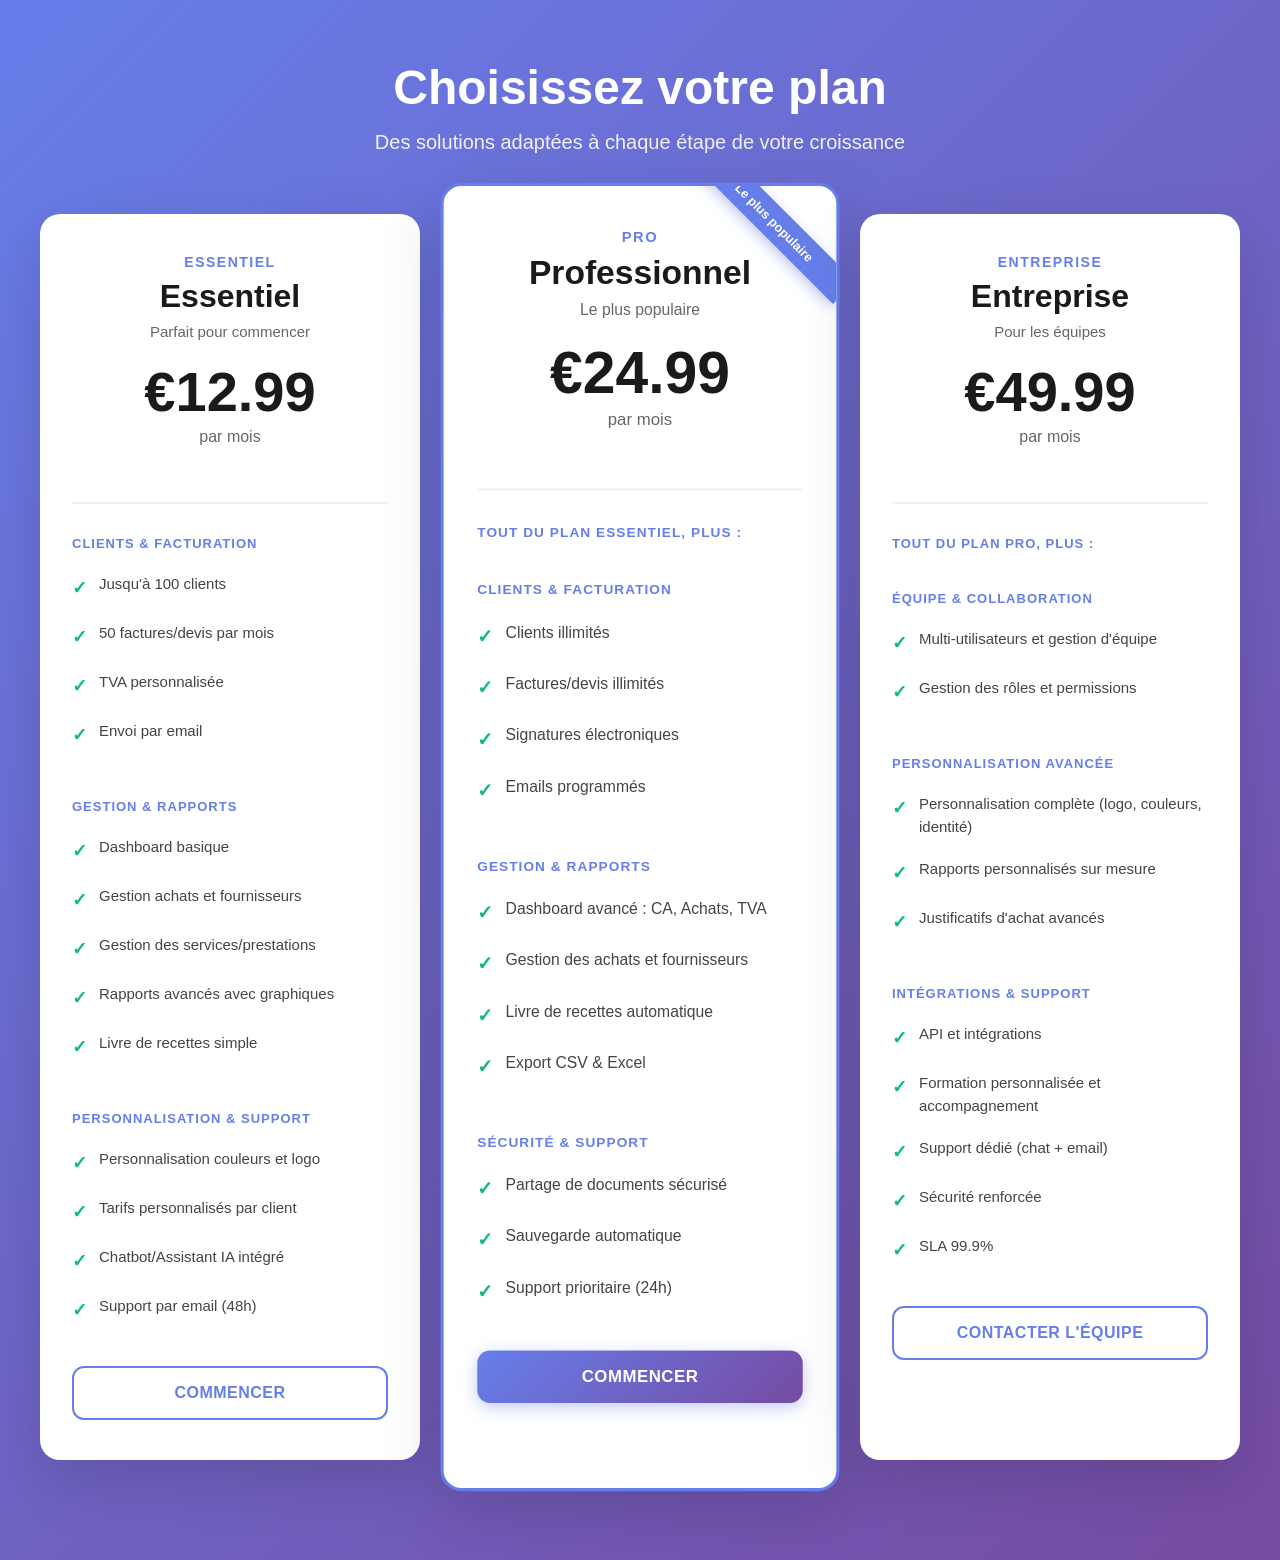
<file: tetss/index.html>
<!DOCTYPE html>
<html lang="fr">
  <head>
    <meta charset="UTF-8" />
    <meta name="viewport" content="width=device-width, initial-scale=1.0" />
    <title>Plans Tarifaires</title>
    <style>
      * {
        margin: 0;
        padding: 0;
        box-sizing: border-box;
      }

      body {
        font-family: -apple-system, BlinkMacSystemFont, "Segoe UI", Roboto,
          Oxygen, Ubuntu, Cantarell, sans-serif;
        background: linear-gradient(135deg, #667eea 0%, #764ba2 100%);
        padding: 60px 20px;
        min-height: 100vh;
      }

      .container {
        max-width: 1200px;
        margin: 0 auto;
      }

      .header {
        text-align: center;
        margin-bottom: 60px;
        color: white;
      }

      .header h1 {
        font-size: 48px;
        margin-bottom: 16px;
        font-weight: 700;
      }

      .header p {
        font-size: 20px;
        opacity: 0.9;
      }

      .pricing-grid {
        display: grid;
        grid-template-columns: repeat(auto-fit, minmax(320px, 1fr));
        gap: 30px;
        margin-bottom: 40px;
      }

      .plan-card {
        background: white;
        border-radius: 20px;
        padding: 40px 32px;
        box-shadow: 0 20px 60px rgba(0, 0, 0, 0.15);
        transition: transform 0.3s ease, box-shadow 0.3s ease;
        position: relative;
        overflow: hidden;
      }

      .plan-card:hover {
        transform: translateY(-8px);
        box-shadow: 0 30px 80px rgba(0, 0, 0, 0.2);
      }

      .plan-card.featured {
        border: 3px solid #667eea;
        transform: scale(1.05);
      }

      .plan-card.featured::before {
        content: "Le plus populaire";
        position: absolute;
        top: 20px;
        right: -35px;
        background: #667eea;
        color: white;
        padding: 8px 45px;
        font-size: 12px;
        font-weight: 600;
        transform: rotate(45deg);
        box-shadow: 0 4px 12px rgba(102, 126, 234, 0.4);
      }

      .plan-header {
        text-align: center;
        margin-bottom: 32px;
        padding-bottom: 32px;
        border-bottom: 2px solid #f0f0f0;
      }

      .plan-name {
        font-size: 14px;
        text-transform: uppercase;
        letter-spacing: 1.5px;
        color: #667eea;
        font-weight: 700;
        margin-bottom: 8px;
      }

      .plan-title {
        font-size: 32px;
        font-weight: 700;
        color: #1a1a1a;
        margin-bottom: 8px;
      }

      .plan-subtitle {
        color: #666;
        font-size: 15px;
      }

      .plan-price {
        margin: 24px 0;
      }

      .price {
        font-size: 56px;
        font-weight: 800;
        color: #1a1a1a;
        line-height: 1;
      }

      .price-period {
        font-size: 16px;
        color: #666;
        font-weight: 400;
        display: block;
        margin-top: 8px;
      }

      .plan-features {
        list-style: none;
        margin-bottom: 32px;
      }

      .feature-category {
        margin-top: 24px;
        padding-top: 16px;
      }

      .feature-category:first-child {
        margin-top: 0;
        padding-top: 0;
      }

      .category-title {
        font-size: 13px;
        font-weight: 700;
        color: #667eea;
        text-transform: uppercase;
        letter-spacing: 1px;
        margin-bottom: 12px;
      }

      .feature-item {
        padding: 10px 0;
        display: flex;
        align-items: flex-start;
        gap: 12px;
        color: #444;
        font-size: 15px;
        line-height: 1.5;
      }

      .checkmark {
        color: #10b981;
        font-weight: 700;
        font-size: 18px;
        flex-shrink: 0;
        margin-top: 2px;
      }

      .cta-button {
        width: 100%;
        padding: 16px 32px;
        border: none;
        border-radius: 12px;
        font-size: 16px;
        font-weight: 600;
        cursor: pointer;
        transition: all 0.3s ease;
        text-transform: uppercase;
        letter-spacing: 0.5px;
      }

      .cta-button.primary {
        background: linear-gradient(135deg, #667eea 0%, #764ba2 100%);
        color: white;
        box-shadow: 0 4px 15px rgba(102, 126, 234, 0.4);
      }

      .cta-button.primary:hover {
        box-shadow: 0 6px 20px rgba(102, 126, 234, 0.6);
        transform: translateY(-2px);
      }

      .cta-button.secondary {
        background: white;
        color: #667eea;
        border: 2px solid #667eea;
      }

      .cta-button.secondary:hover {
        background: #667eea;
        color: white;
      }

      @media (max-width: 768px) {
        .header h1 {
          font-size: 36px;
        }

        .pricing-grid {
          grid-template-columns: 1fr;
        }

        .plan-card.featured {
          transform: scale(1);
        }
      }
    </style>
  </head>
  <body>
    <div class="container">
      <div class="header">
        <h1>Choisissez votre plan</h1>
        <p>Des solutions adaptées à chaque étape de votre croissance</p>
      </div>

      <div class="pricing-grid">
        <!-- Plan Essentiel -->
        <div class="plan-card">
          <div class="plan-header">
            <div class="plan-name">Essentiel</div>
            <h2 class="plan-title">Essentiel</h2>
            <p class="plan-subtitle">Parfait pour commencer</p>
            <div class="plan-price">
              <span class="price">€12.99</span>
              <span class="price-period">par mois</span>
            </div>
          </div>

          <ul class="plan-features">
            <div class="feature-category">
              <div class="category-title">Clients & Facturation</div>
              <li class="feature-item">
                <span class="checkmark">✓</span>
                <span>Jusqu'à 100 clients</span>
              </li>
              <li class="feature-item">
                <span class="checkmark">✓</span>
                <span>50 factures/devis par mois</span>
              </li>
              <li class="feature-item">
                <span class="checkmark">✓</span>
                <span>TVA personnalisée</span>
              </li>
              <li class="feature-item">
                <span class="checkmark">✓</span>
                <span>Envoi par email</span>
              </li>
            </div>

            <div class="feature-category">
              <div class="category-title">Gestion & Rapports</div>
              <li class="feature-item">
                <span class="checkmark">✓</span>
                <span>Dashboard basique</span>
              </li>
              <li class="feature-item">
                <span class="checkmark">✓</span>
                <span>Gestion achats et fournisseurs</span>
              </li>
              <li class="feature-item">
                <span class="checkmark">✓</span>
                <span>Gestion des services/prestations</span>
              </li>
              <li class="feature-item">
                <span class="checkmark">✓</span>
                <span>Rapports avancés avec graphiques</span>
              </li>
              <li class="feature-item">
                <span class="checkmark">✓</span>
                <span>Livre de recettes simple</span>
              </li>
            </div>

            <div class="feature-category">
              <div class="category-title">Personnalisation & Support</div>
              <li class="feature-item">
                <span class="checkmark">✓</span>
                <span>Personnalisation couleurs et logo</span>
              </li>
              <li class="feature-item">
                <span class="checkmark">✓</span>
                <span>Tarifs personnalisés par client</span>
              </li>
              <li class="feature-item">
                <span class="checkmark">✓</span>
                <span>Chatbot/Assistant IA intégré</span>
              </li>
              <li class="feature-item">
                <span class="checkmark">✓</span>
                <span>Support par email (48h)</span>
              </li>
            </div>
          </ul>

          <button class="cta-button secondary">Commencer</button>
        </div>

        <!-- Plan Professionnel -->
        <div class="plan-card featured">
          <div class="plan-header">
            <div class="plan-name">Pro</div>
            <h2 class="plan-title">Professionnel</h2>
            <p class="plan-subtitle">Le plus populaire</p>
            <div class="plan-price">
              <span class="price">€24.99</span>
              <span class="price-period">par mois</span>
            </div>
          </div>

          <ul class="plan-features">
            <div class="feature-category">
              <div class="category-title">Tout du plan Essentiel, plus :</div>
            </div>

            <div class="feature-category">
              <div class="category-title">Clients & Facturation</div>
              <li class="feature-item">
                <span class="checkmark">✓</span>
                <span>Clients illimités</span>
              </li>
              <li class="feature-item">
                <span class="checkmark">✓</span>
                <span>Factures/devis illimités</span>
              </li>
              <li class="feature-item">
                <span class="checkmark">✓</span>
                <span>Signatures électroniques</span>
              </li>
              <li class="feature-item">
                <span class="checkmark">✓</span>
                <span>Emails programmés</span>
              </li>
            </div>

            <div class="feature-category">
              <div class="category-title">Gestion & Rapports</div>
              <li class="feature-item">
                <span class="checkmark">✓</span>
                <span>Dashboard avancé : CA, Achats, TVA</span>
              </li>
              <li class="feature-item">
                <span class="checkmark">✓</span>
                <span>Gestion des achats et fournisseurs</span>
              </li>
              <li class="feature-item">
                <span class="checkmark">✓</span>
                <span>Livre de recettes automatique</span>
              </li>
              <li class="feature-item">
                <span class="checkmark">✓</span>
                <span>Export CSV & Excel</span>
              </li>
            </div>

            <div class="feature-category">
              <div class="category-title">Sécurité & Support</div>
              <li class="feature-item">
                <span class="checkmark">✓</span>
                <span>Partage de documents sécurisé</span>
              </li>
              <li class="feature-item">
                <span class="checkmark">✓</span>
                <span>Sauvegarde automatique</span>
              </li>
              <li class="feature-item">
                <span class="checkmark">✓</span>
                <span>Support prioritaire (24h)</span>
              </li>
            </div>
          </ul>

          <button class="cta-button primary">Commencer</button>
        </div>

        <!-- Plan Enterprise -->
        <div class="plan-card">
          <div class="plan-header">
            <div class="plan-name">Entreprise</div>
            <h2 class="plan-title">Entreprise</h2>
            <p class="plan-subtitle">Pour les équipes</p>
            <div class="plan-price">
              <span class="price">€49.99</span>
              <span class="price-period">par mois</span>
            </div>
          </div>

          <ul class="plan-features">
            <div class="feature-category">
              <div class="category-title">Tout du plan PRO, plus :</div>
            </div>

            <div class="feature-category">
              <div class="category-title">Équipe & Collaboration</div>
              <li class="feature-item">
                <span class="checkmark">✓</span>
                <span>Multi-utilisateurs et gestion d'équipe</span>
              </li>
              <li class="feature-item">
                <span class="checkmark">✓</span>
                <span>Gestion des rôles et permissions</span>
              </li>
            </div>

            <div class="feature-category">
              <div class="category-title">Personnalisation Avancée</div>
              <li class="feature-item">
                <span class="checkmark">✓</span>
                <span
                  >Personnalisation complète (logo, couleurs, identité)</span
                >
              </li>
              <li class="feature-item">
                <span class="checkmark">✓</span>
                <span>Rapports personnalisés sur mesure</span>
              </li>
              <li class="feature-item">
                <span class="checkmark">✓</span>
                <span>Justificatifs d'achat avancés</span>
              </li>
            </div>

            <div class="feature-category">
              <div class="category-title">Intégrations & Support</div>
              <li class="feature-item">
                <span class="checkmark">✓</span>
                <span>API et intégrations</span>
              </li>
              <li class="feature-item">
                <span class="checkmark">✓</span>
                <span>Formation personnalisée et accompagnement</span>
              </li>
              <li class="feature-item">
                <span class="checkmark">✓</span>
                <span>Support dédié (chat + email)</span>
              </li>
              <li class="feature-item">
                <span class="checkmark">✓</span>
                <span>Sécurité renforcée</span>
              </li>
              <li class="feature-item">
                <span class="checkmark">✓</span>
                <span>SLA 99.9%</span>
              </li>
            </div>
          </ul>

          <button class="cta-button secondary">Contacter l'équipe</button>
        </div>
      </div>
    </div>
  </body>
</html>
</file>
